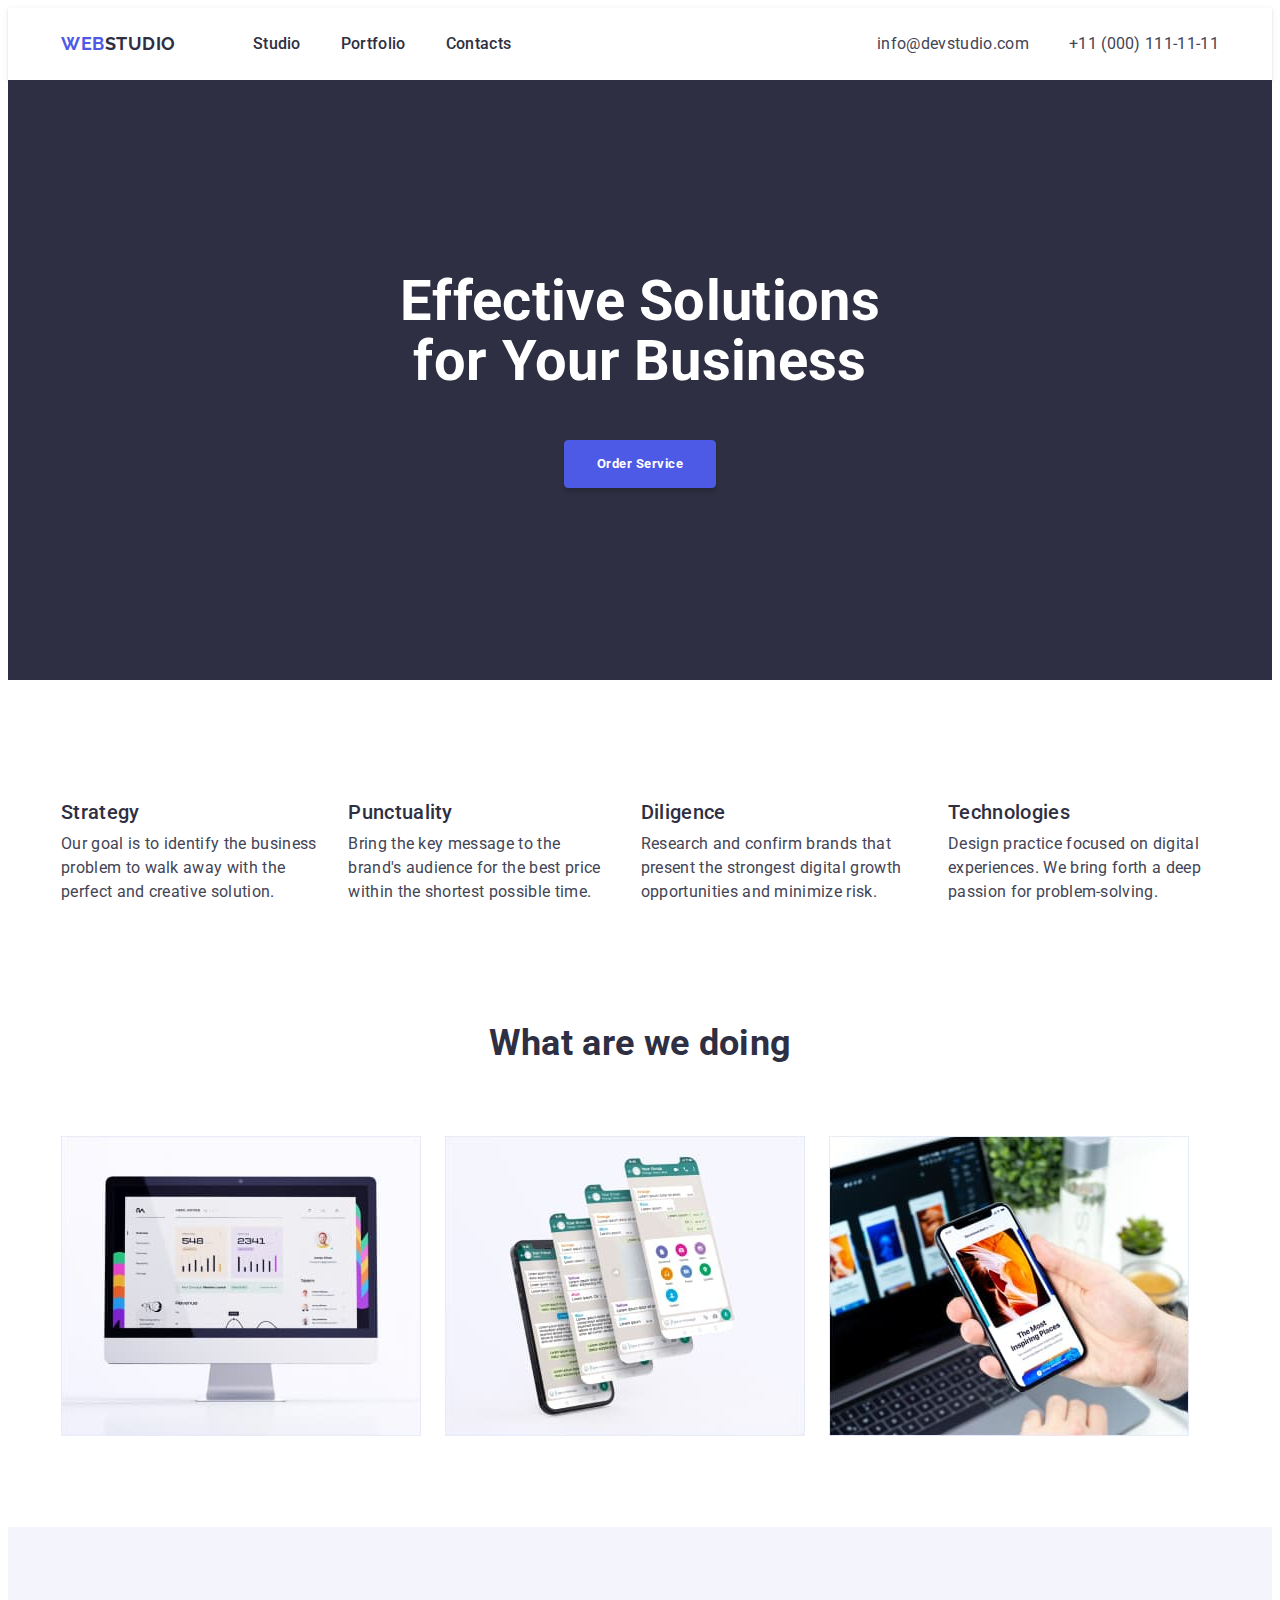
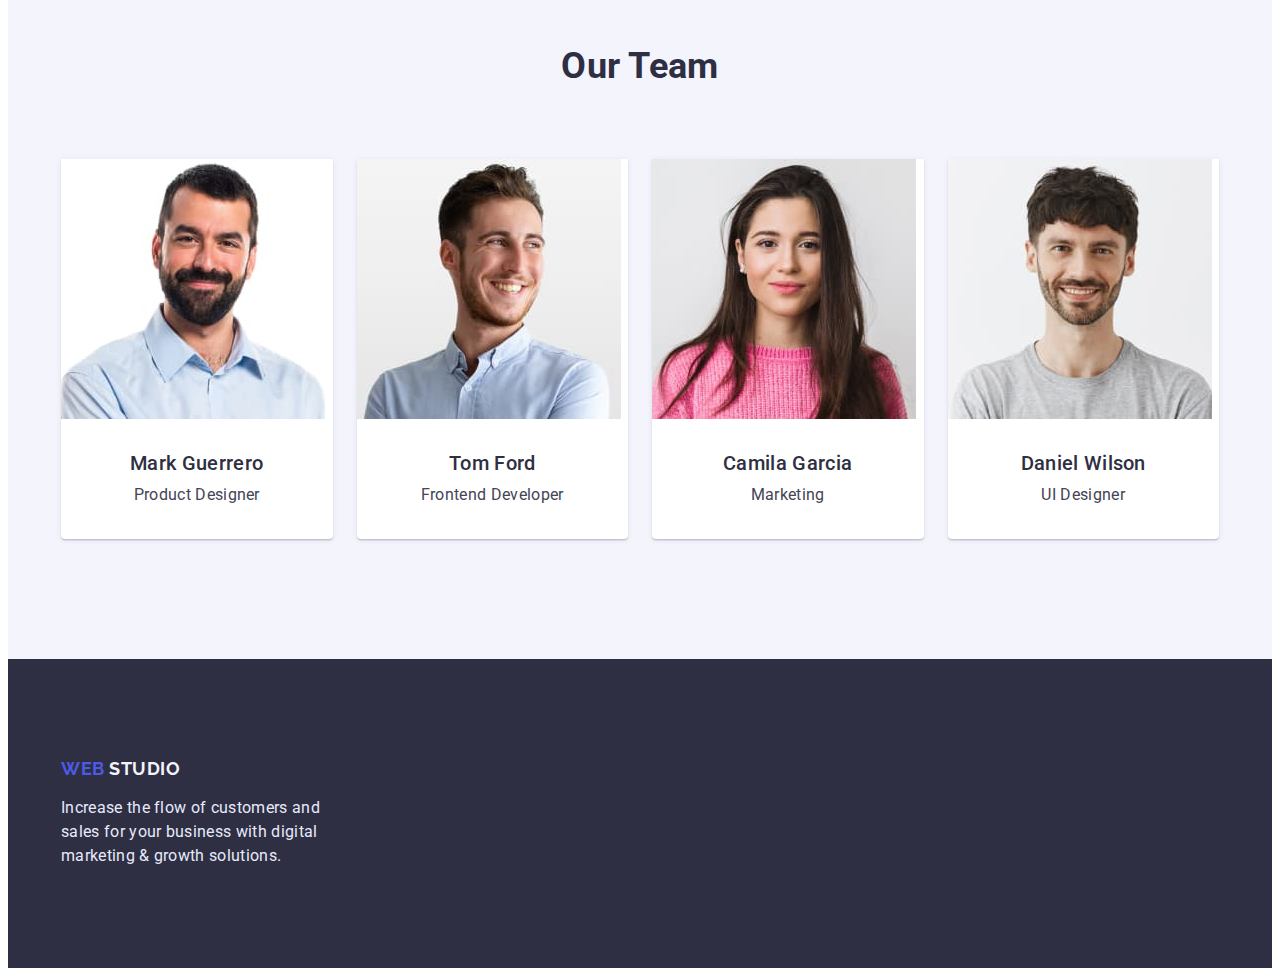
<file: index.html>
<!DOCTYPE html>
<html lang="en">
  <head>
    <meta charset="UTF-8" />
    <meta http-equiv="X-UA-Compatible" content="IE=edge" />
    <meta name="viewport" content="width=device-width, initial-scale=1.0" />
    <title>Studio</title>
    <link rel="preconnect" href="https://fonts.googleapis.com" />
    <link rel="preconnect" href="https://fonts.gstatic.com" crossorigin />
    <link
      href="https://fonts.googleapis.com/css2?family=Raleway:wght@700&family=Roboto:wght@400;500;700;900&display=swap"
      rel="stylesheet"
    />
    <link
      rel="stylesheet"
      href="https://cdnjs.cloudflare.com/ajax/libs/modern-normalize/1.1.0/modern-normalize.min.css"
      integrity="sha512-wpPYUAdjBVSE4KJnH1VR1HeZfpl1ub8YT/NKx4PuQ5NmX2tKuGu6U/JRp5y+Y8XG2tV+wKQpNHVUX03MfMFn9Q=="
      crossorigin="anonymous"
      referrerpolicy="no-referrer"
    />
    <link rel="stylesheet" href="./css/styles.css" />
  </head>

  <body>
    <header class="header">
      <div class="container nav">
        <a class="logo" href="./index.html"
          ><span class="logo-web">WEB</span>STUDIO</a
        >

        <nav>
          <ul class="nav-list list">
            <li class="nav-list-item">
              <a class="nav-link link" href="./index.html">Studio</a>
            </li>
            <li class="nav-list-item">
              <a class="nav-link link" href="./portfolio.html">Portfolio</a>
            </li>
            <li class="nav-list-item">
              <a class="nav-link link" href="#">Contacts</a>
            </li>
          </ul>
        </nav>

        <ul class="contact-list list">
          <li class="contact-list-item">
            <a class="contact-link link" href="mailto:info@devstudio.com"
              >info@devstudio.com</a
            >
          </li>
          <li class="contact-list-item">
            <a class="contact-link link" href="tel:+110001111111"
              >+11 (000) 111-11-11</a
            >
          </li>
        </ul>
      </div>
    </header>

    <main>
      <!--Hero-->
      <section class="hero">
        <h1 class="hero-title">Effective Solutions for Your Business</h1>
        <button class="hero-button" type="button">Order Service</button>
      </section>

      <!-- Features -->

      <section class="section features">
        <div class="container">
          <h2 class="section-title visually-hidden">Features</h2>
          <ul class="feature-list list">
            <li class="feature-list-item">
              <h3 class="feature-title">Strategy</h3>
              <p class="feature-text">
                Our goal is to identify the business problem to walk away with
                the perfect and creative solution.
              </p>
            </li>
            <li class="feature-list-item">
              <h3 class="feature-title">Punctuality</h3>
              <p class="feature-text">
                Bring the key message to the brand's audience for the best price
                within the shortest possible time.
              </p>
            </li>
            <li class="feature-list-item">
              <h3 class="feature-title">Diligence</h3>
              <p class="feature-text">
                Research and confirm brands that present the strongest digital
                growth opportunities and minimize risk.
              </p>
            </li>
            <li class="feature-list-item">
              <h3 class="feature-title">Technologies</h3>
              <p class="feature-text">
                Design practice focused on digital experiences. We bring forth a
                deep passion for problem-solving.
              </p>
            </li>
          </ul>
        </div>
      </section>

      <!-- Work -->

      <section class="section-no-pudding">
        <div class="container">
          <h2 class="section-title">What are we doing</h2>
          <ul class="list work-list">
            <li class="project-list-item">
              <img
                src="./images/computer.jpg"
                alt="computer monitor"
                width="360"
              />
            </li>
            <li class="project-list-item">
              <img
                src="./images/phone.jpg"
                alt="website pages on mobile phohe"
                width="360"
              />
            </li>

            <li class="project-list-item">
              <img
                src="./images/testing.jpg"
                alt="testing website on mobile phone"
                width="360"
              />
            </li>
          </ul>
        </div>
      </section>

      <!-- Team -->

      <section class="section team-bg">
        <div class="container">
          <h2 class="section-title">Our Team</h2>
          <ul class="list employee-list">
            <li class="employee-list-item">
              <img
                class="employee-photo"
                src="./images/mark.jpg"
                alt="Mark Guerrero"
                width="264"
              />
              <div class="card-text">
                <h3 class="employee-name">Mark Guerrero</h3>
                <p class="work-position">Product Designer</p>
              </div>
            </li>

            <li class="employee-list-item">
              <img
                class="employee-photo"
                src="./images/tom.jpg"
                alt="Tom Ford"
                width="264"
              />
              <div class="card-text">
                <h3 class="employee-name">Tom Ford</h3>
                <p class="work-position">Frontend Developer</p>
              </div>
            </li>

            <li class="employee-list-item">
              <img
                class="employee-photo"
                src="./images/camila.jpg"
                alt="Camila Garcia"
                width="264"
              />
              <div class="card-text">
                <h3 class="employee-name">Camila Garcia</h3>
                <p class="work-position">Marketing</p>
              </div>
            </li>

            <li class="employee-list-item">
              <img
                class="employee-photo"
                src="./images/daniel.jpg"
                alt="Daniel Wilson"
                width="264"
              />
              <div class="card-text">
                <h3 class="employee-name">Daniel Wilson</h3>
                <p class="work-position">UI Designer</p>
              </div>
            </li>
          </ul>
        </div>
      </section>
    </main>

    <footer class="footer">
      <div class="container">
        <a class="logo footer-logo" href="./index.html">
          <span class="logo-web">WEB</span> STUDIO</a
        >
        <p class="footer-text">
          Increase the flow of customers and sales for your business with
          digital marketing &#x26; growth solutions.
        </p>
      </div>
    </footer>
  </body>
</html>
</file>
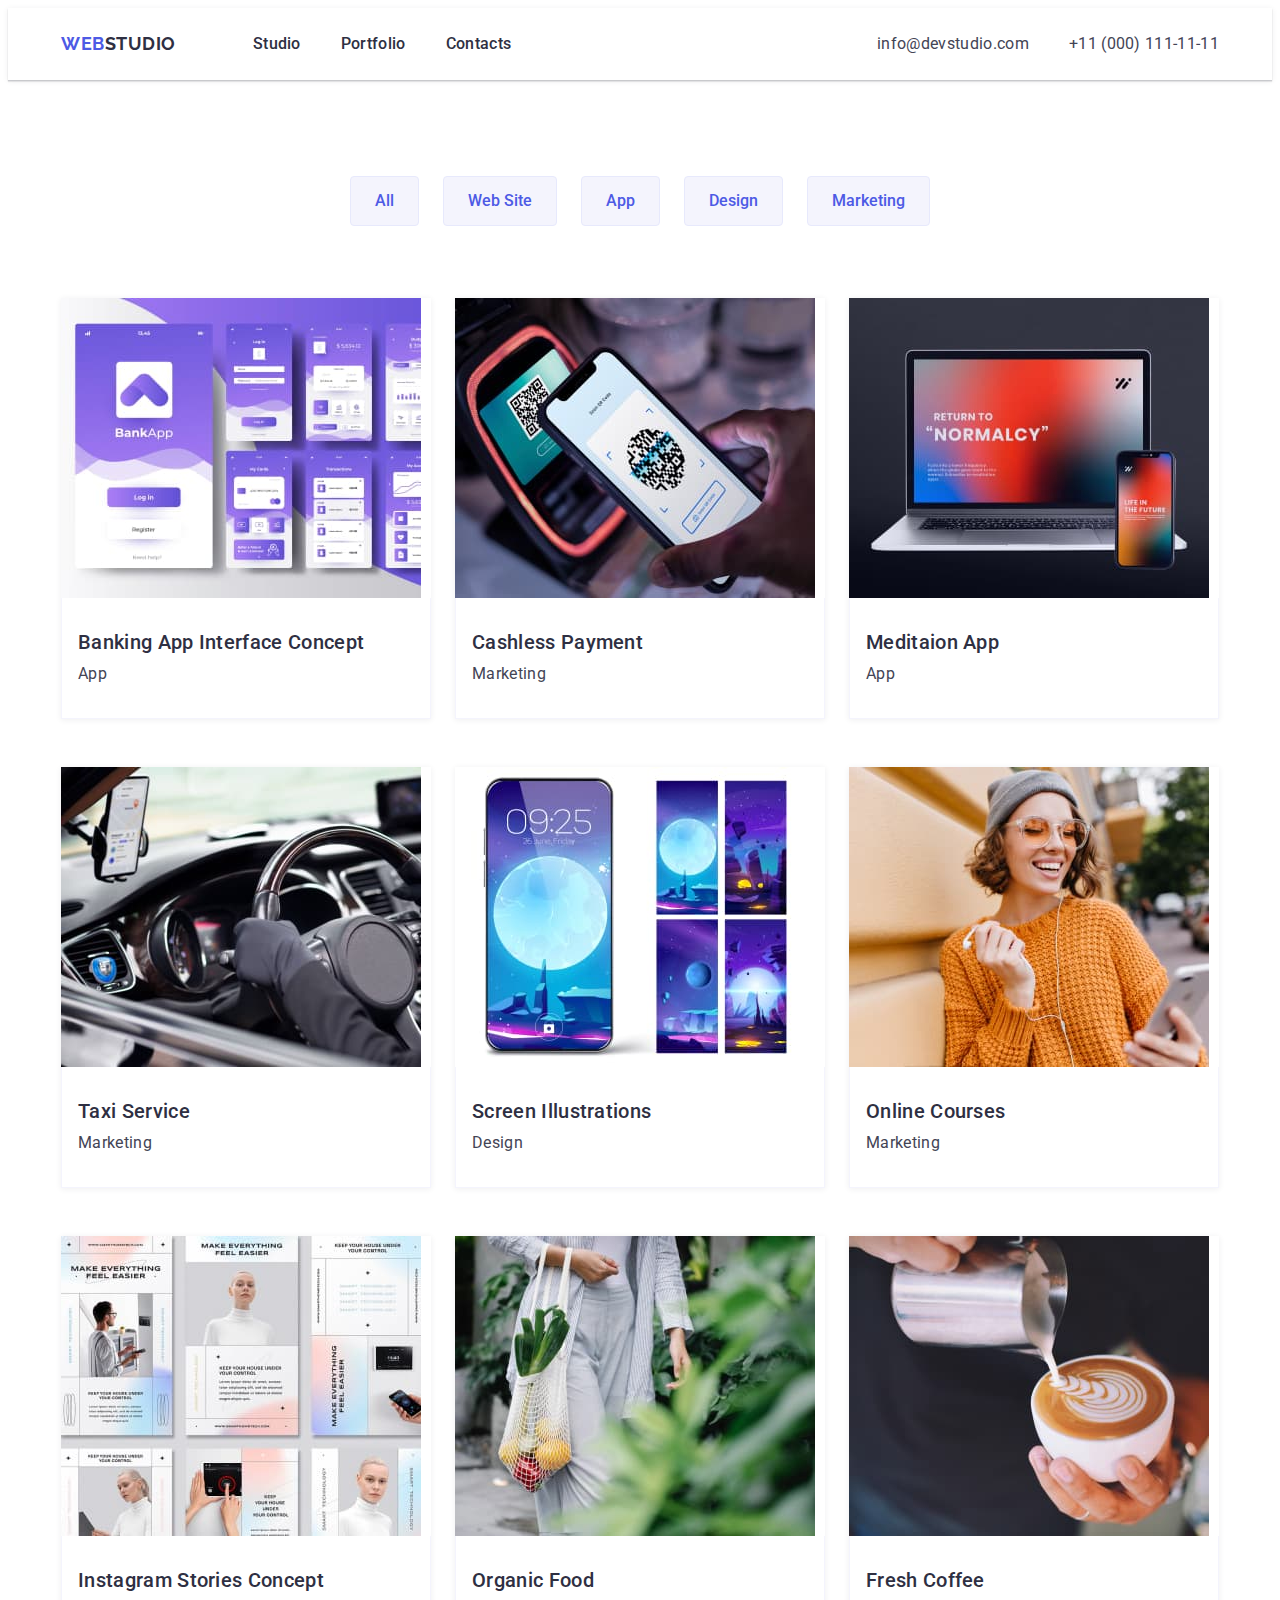
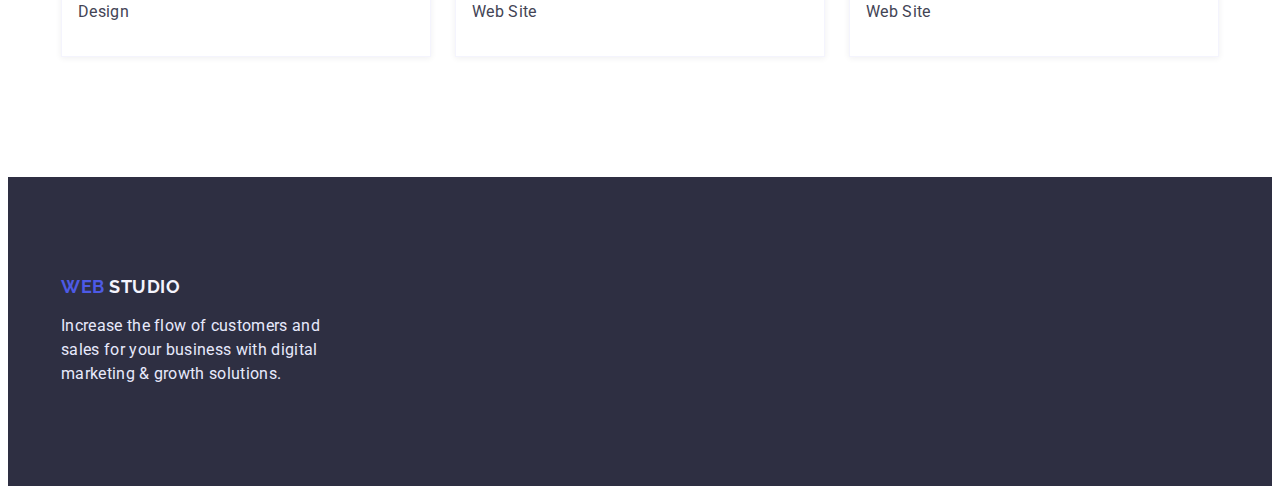
<file: portfolio.html>
<!DOCTYPE html>
<html lang="en">
  <head>
    <meta charset="UTF-8" />
    <meta http-equiv="X-UA-Compatible" content="IE=edge" />
    <meta name="viewport" content="width=device-width, initial-scale=1.0" />
    <title>Portfolio</title>
    <link rel="preconnect" href="https://fonts.googleapis.com" />
    <link rel="preconnect" href="https://fonts.gstatic.com" crossorigin />
    <link
      href="https://fonts.googleapis.com/css2?family=Raleway:wght@700&family=Roboto:wght@400;500;700;900&display=swap"
      rel="stylesheet"
    />
    <link
      rel="stylesheet"
      href="https://cdnjs.cloudflare.com/ajax/libs/modern-normalize/1.1.0/modern-normalize.min.css"
      integrity="sha512-wpPYUAdjBVSE4KJnH1VR1HeZfpl1ub8YT/NKx4PuQ5NmX2tKuGu6U/JRp5y+Y8XG2tV+wKQpNHVUX03MfMFn9Q=="
      crossorigin="anonymous"
      referrerpolicy="no-referrer"
    />
    <link rel="stylesheet" href="./css/styles.css" />
  </head>
  
  <body>
    <header class="header">
      <div class="container nav">
        <a class="logo" href="./index.html"
          ><span class="logo-web">WEB</span>STUDIO</a
        >

        <nav>
          <ul class="nav-list list">
            <li class="nav-list-item">
              <a class="nav-link link" href="./index.html">Studio</a>
            </li>
            <li class="nav-list-item">
              <a class="nav-link link" href="./portfolio.html">Portfolio</a>
            </li>
            <li class="nav-list-item">
              <a class="nav-link link" href="#">Contacts</a>
            </li>
          </ul>
        </nav>

        <ul class="contact-list list">
          <li class="contact-list-item">
            <a class="contact-link link" href="mailto:info@devstudio.com"
              >info@devstudio.com</a
            >
          </li>
          <li class="contact-list-item">
            <a class="contact-link link" href="tel:+110001111111"
              >+11 (000) 111-11-11</a
            >
          </li>
        </ul>
      </div>
    </header>

    <main>
      <section class="portfolio-section">
        <div class="container">
          <h1 class="visually-hidden">Portfolio</h1>

          <ul class="list project-filter">
            <li class="filter-list-item">
              <button class="project-filter-button" type="button">All</button>
            </li>
            <li class="filter-list-item">
              <button class="project-filter-button" type="button">
                Web Site
              </button>
            </li>
            <li class="filter-list-item">
              <button class="project-filter-button" type="button">App</button>
            </li>
            <li class="filter-list-item">
              <button class="project-filter-button" type="button">
                Design
              </button>
            </li>
            <li class="filter-list-item">
              <button class="project-filter-button" type="button">
                Marketing
              </button>
            </li>
          </ul>

          <ul class="list card-set">
            <li class="card-item">
              <a class="link project-card" href="#">
                  <div class="card-thumb">
                    <img
                      src="./images/bankingapp.jpg"
                      alt="Banking App Interface Concept"
                      width="360"
                      height="300"
                    />
                  </div>

                  <div class="card-content">
                    <h2 class="project-name">Banking App Interface Concept</h2>

                    <p class="project-type">App</p>
                  </div>
              </a>
            </li>

            <li class="card-item">
              <a class="link project-card" href="#">
                  <div class="card-thumb">
                    <img
                      class="project-photo"
                      src="./images/cashlesspayment.jpg"
                      alt="Cashless Payment"
                      width="360"
                      height="300"
                    />
                  </div>

                  <div class="card-content">
                    <h2 class="project-name">Cashless Payment</h2>

                    <p class="project-type">Marketing</p>
                  </div>
              </a>
            </li>

            <li class="card-item">
              <a class="link project-card" href="#">
                  <div class="card-thumb">
                    <img
                      class="project-photo"
                      src="./images/meditaionapp.jpg"
                      alt="Meditaion App"
                      width="360"
                      height="300"
                    />
                  </div>

                  <div class="card-content">
                    <h2 class="project-name">Meditaion App</h2>

                    <p class="project-type">App</p>
                  </div>
              </a>
            </li>

            <li class="card-item">
              <a class="link project-card" href="#">
                  <div class="card-thumb">
                    <img
                      class="project-photo"
                      src="./images/taxiservice.jpg"
                      alt="Taxi Service"
                      width="360"
                      height="300"
                    />
                  </div>

                  <div class="card-content">
                    <h2 class="project-name">Taxi Service</h2>

                    <p class="project-type">Marketing</p>
                  </div>
              </a>
            </li>

            <li class="card-item">
              <a class="link project-card" href="#">
                  <div class="card-thumb">
                    <img
                      class="project-photo"
                      src="./images/screenillustrations.jpg"
                      alt="Screen Illustrations"
                      width="360"
                      height="300"
                    />
                  </div>

                  <div class="card-content">
                    <h2 class="project-name">Screen Illustrations</h2>

                    <p class="project-type">Design</p>
                  </div>
              </a>
            </li>

            <li class="card-item">
              <a class="link project-card" href="#">
                  <div class="card-thumb">
                    <img
                      class="project-photo"
                      src="./images/onlinecourses.jpg"
                      alt="Online Courses"
                      width="360"
                      height="300"
                    />
                  </div>

                  <div class="card-content">
                    <h2 class="project-name">Online Courses</h2>

                    <p class="project-type">Marketing</p>
                  </div>
              </a>
            </li>

            <li class="card-item">
              <a class="link project-card" href="#">
                  <div class="card-thumb">
                    <img
                      class="project-photo"
                      src="./images/instagramstories.jpg"
                      alt="Instagram Stories Concept"
                      width="360"
                      height="300"
                    />
                  </div>

                  <div class="card-content">
                    <h2 class="project-name">Instagram Stories Concept</h2>

                    <p class="project-type">Design</p>
                  </div>
              </a>
            </li>

            <li class="card-item">
              <a class="link project-card" href="#">
                  <div class="card-thumb">
                    <img
                      class="project-photo"
                      src="./images/organicfood.jpg"
                      alt="Organic Food"
                      width="360"
                      height="300"
                    />
                  </div>

                  <div class="card-content">
                    <h2 class="project-name">Organic Food</h2>

                    <p class="project-type">Web Site</p>
                  </div>
              </a>
            </li>

            <li class="card-item">
              <a class="link project-card" href="#">
                  <div class="card-thumb">
                    <img
                      class="project-photo"
                      src="./images/freshcoffee.jpg"
                      alt="Fresh Coffee"
                      width="360"
                      height="300"
                    />
                  </div>

                  <div class="card-content">
                    <h2 class="project-name">Fresh Coffee</h2>

                    <p class="project-type">Web Site</p>
                  </div>
              </a>
            </li>
          </ul>
        </div>
      </section>
    </main>

    <footer class="footer">
      <div class="container">
        <a class="logo footer-logo" href="./index.html">
          <span class="logo-web">WEB</span> STUDIO</a
        >
        <p class="footer-text">
          Increase the flow of customers and sales for your business with
          digital marketing &#x26; growth solutions.
        </p>
      </div>
    </footer>
  </body>
</html>
</file>
<file: css/styles.css>
.visually-hidden {
  position: absolute;
  width: 1px;
  height: 1px;
  margin: -1px;
  border: 0;
  padding: 0;

  white-space: nowrap;
  clip-path: inset(100%);
  clip: rect(0 0 0 0);
  overflow: hidden;
}
:root {
  --color-background-primary: #ffffff;
  --color-bg-hero-footer: #2e2f42;
  --color-bg-secondary: #f4f4fd;
  --color-logo-main: #2e2f42;
  --color-logo-secondary: #f4f4fd;
  --color-accent: #4d5ae5;
  --color-accent-active: #404bbf;
  --color-portfolio-button: #f4f4fd;
  --color-portfolio-button-border: #e7e9fc;
  --color-text-main: #434455;
  --color-text-invert: #fff;
  --color-headings: #2e2f42;
  --color-hero-title: #fff;
  --color-text-footer: #e7e9fc;
  --card-shadow: 0px 1px 6px rgba(46, 47, 66, 0.08);
  --filer-btn-hover-shadow: 0px 3px 1px rgba(0, 0, 0, 0.1),
    0px 2px 1px rgba(0, 0, 0, 0.08), 0px 2px 2px rgba(0, 0, 0, 0.12);
  --main-shadow: 0px 1px 6px rgba(46, 47, 66, 0.08),
    0px 1px 1px rgba(46, 47, 66, 0.16), 0px 2px 1px rgba(46, 47, 66, 0.08);

  /* --primary-brand: #4D5AE5; IRIS
--dark:#2E2F42; NAVY BLUE
--success:#31D0AA;*GREEN
--text: #434455; SLATE
--subtle-text: #8E8F99; LIGHT SLATE
--accent: #E7E9FC; cornflower
--light: #F4F4FD; CLOUD */
}

body {
  background-color: var(--color-background-primary);
  color: var(--color-text-main);

  font-family: "Roboto", sans-serif;
  font-size: 16px;
  letter-spacing: 0.02em;
}
h1,
h2,
h3,
h4,
p,
ul {
  margin: 0;
  padding: 0;
}
img{
  display: block;
}
.list {
  list-style: none;
}
.link {
  text-decoration: none;
}
.container {
  margin-left: auto;
  margin-right: auto;
  width: 1158px;
  padding-left: 15px;
  padding-right: 15px;

  /* outline: 2px solid red;; */
}
.section {
  padding-top: 120px;
  padding-bottom: 120px;
}
.section-no-pudding {
  padding-top: 0;
  padding-bottom: 91px;
}

/* ___________________HEADER____________________ */
.header {
  box-shadow: var(--main-shadow);
}
.logo {
  display: block;

  text-decoration: none;
  text-transform: uppercase;
  font-family: "Raleway", sans-serif;
  color: var(--color-logo-main);
  font-weight: 700;
  font-size: 18px;
  line-height: 1.33;
  letter-spacing: 0.03em;
}
.logo-web {
  color: var(--color-accent);
}
/* ____________________NAV_____________________ */
.nav {
  display: flex;
  align-items: center;
}
.nav-list {
  display: flex;
  margin-left: 77px;
}
.contact-list {
  display: flex;
  margin-left: auto;
}
.nav-link,
.contact-link,
.logo {
  padding-top: 24px;
  padding-bottom: 24px;
}
.nav-list-item + .nav-list-item,
.contact-list-item + .contact-list-item {
  margin-left: 40px;
}
.nav-link {
  display: block;

  font-weight: 500;
  line-height: 1.5;
  letter-spacing: 0.02em;

  color: var(--color-logo-main);
}
.nav-link:hover,
.nav-link:focus {
  color: var(--color-text-main);
}
.nav-link:active {
  color: var(--color-accent);
}

.contact-link {
  display: block;

  color: var(--color-text-main);
  line-height: 1.5;
}
.contact-link:hover,
.contact-link:focus {
  color: var(--color-accent);
}

/*___________________HERO_____________________*/
.hero {
  background-color: var(--color-bg-hero-footer);
  text-align: center;
  padding-top: 192px;
  padding-bottom: 192px;
}
.hero-title {
  margin-bottom: 48px;
  max-width: 492px;
  margin-right: auto;
  margin-left: auto;


  color: var(--color-hero-title);
  font-weight: 700;
  font-size: 56px;
  line-height: 1.07;
}
.hero-button {
  display: inline-block;
  padding: 16px 32px;
  min-width: 106px;
  border-radius: 4px;
  border: 1px solid var(--color-accent);

  font-family: "Roboto", sans-serif;
  font-weight: 700;
  line-height: 1.07;
  letter-spacing: 0.04em;

  background-color: var(--color-accent);
  color: var(--color-text-invert);

  box-shadow: 0px 4px 4px rgba(0, 0, 0, 0.15);

  cursor: pointer;
}

.hero-button:hover {
  box-shadow: var(--main-shadow);
}
.hero-button:active {
  background-color: var(--color-accent-active);
}

/*__________________FEATURES________________________*/


.section-title {
  margin-bottom: 72px;

  font-size: 36px;
  line-height: 1.11;
  text-align: center;

  color: var(--color-headings);
}
.feature-title,
.employee-name,
.project-name {
  margin-bottom: 8px;

  font-size: 20px;
  font-weight: 500;
  line-height: 1.2;
  color: var(--color-headings);
}
.feature-text,
.work-position,
.project-type {
  line-height: 1.5;
  margin-bottom: 0;
}
.feature-list {
  display: flex;
}
.feature-list-item:not(:last-child) {
  margin-right: 24px;
}

/* _____________________________WORK_____________________________ */

.work-position {
  padding-bottom: 32px;
}
.work-list {
  display: flex;
  margin-left: auto;
  margin-right: auto;
}
.project-list-item:not(:last-child) {
  margin-right: 24px;
}

/*_____________________________OUR TEAM_____________________________*/

.team-bg {
  background-color: var(--color-bg-secondary);
}
.employee-list-item {
  background-color: var(--color-background-primary);
  margin-left: 24px; 
  
  box-shadow: var(--main-shadow);
  border-radius: 0px 0px 4px 4px;
  overflow: hidden;
}
.employee-list {
  display: flex;
  flex-wrap: wrap;

  margin-top: -48px;
  margin-left: -24px;
}
.employee-list-item {
  flex-basis: calc(100% / 4 - 24px);
  margin-top: 48px;
  margin-left: 24px;
}
.employee-photo {
  display: block;
  max-width: 100%;
  height: auto;
}
.card-text {
  text-align: center;
  margin-top: 32px;
}

/*_____________________________FOOTER_____________________________*/
.footer {
  background-color: var(--color-bg-hero-footer);
  padding-top: 100px;
  padding-bottom: 100px;
}
.footer-logo {
  display: inline-block;
  padding-top: 0;
  padding-bottom: 0;
  margin-bottom: 16px;

  color: var(--color-logo-secondary);
  line-height: 1.16;
}
.footer-text {
  width: 264px;
  color: var(--color-text-footer);
  line-height: 1.5;
}

/* _____________________________PORTFOLIO_____________________________*/

.project-filter {
  display: flex;
  justify-content: center;
  margin-bottom: 72px;
}

.project-filter-button {
  display: inline-block;
  padding: 12px 24px;
  text-align: center;

  font-family: "Roboto", sans-serif;
  font-size: 16px;
  font-weight: 500;
  line-height: 1.5;

  border-radius: 4px;
  border: 1px solid var(--color-portfolio-button-border);
  background-color: var(--color-portfolio-button);
  color: var(--color-accent);

  cursor: pointer;
}
.project-filter-button:hover,
.project-filter-button:focus {
  background-color: var(--color-accent);
  color: var(--color-text-invert);
  border: 1px solid var(--color-accent);

  box-shadow: var(--filer-btn-hover-shadow);
}
.filter-list-item + .filter-list-item {
  margin-left: 24px;
}

.card-set {
  display: flex;
  flex-wrap: wrap;
  margin-top: -48px;
  margin-left: -24px;
}
.card-item {
  flex-basis: calc(100% / 3 - 24px);
  margin-top: 48px;
  margin-left: 24px;


  background-color: var(--color-background-primary);
}
.project-card {
  display: block;
  box-shadow: var(--card-shadow);
}
.card-thumb img {
  max-width: 100%;
  height: auto;
}
.card-content {
  padding-top: 32px;
  padding-bottom: 32px;
  padding-left: 16px;

  border: 0.5px solid var(--color-portfolio-button);
  border-top: transparent;
}
.project-name {
  text-decoration: none;
}
.project-type {
  color: var(--color-text-main);
}
.portfolio-section {
  padding-top: 96px;
  padding-bottom: 120px;
}
</file>
